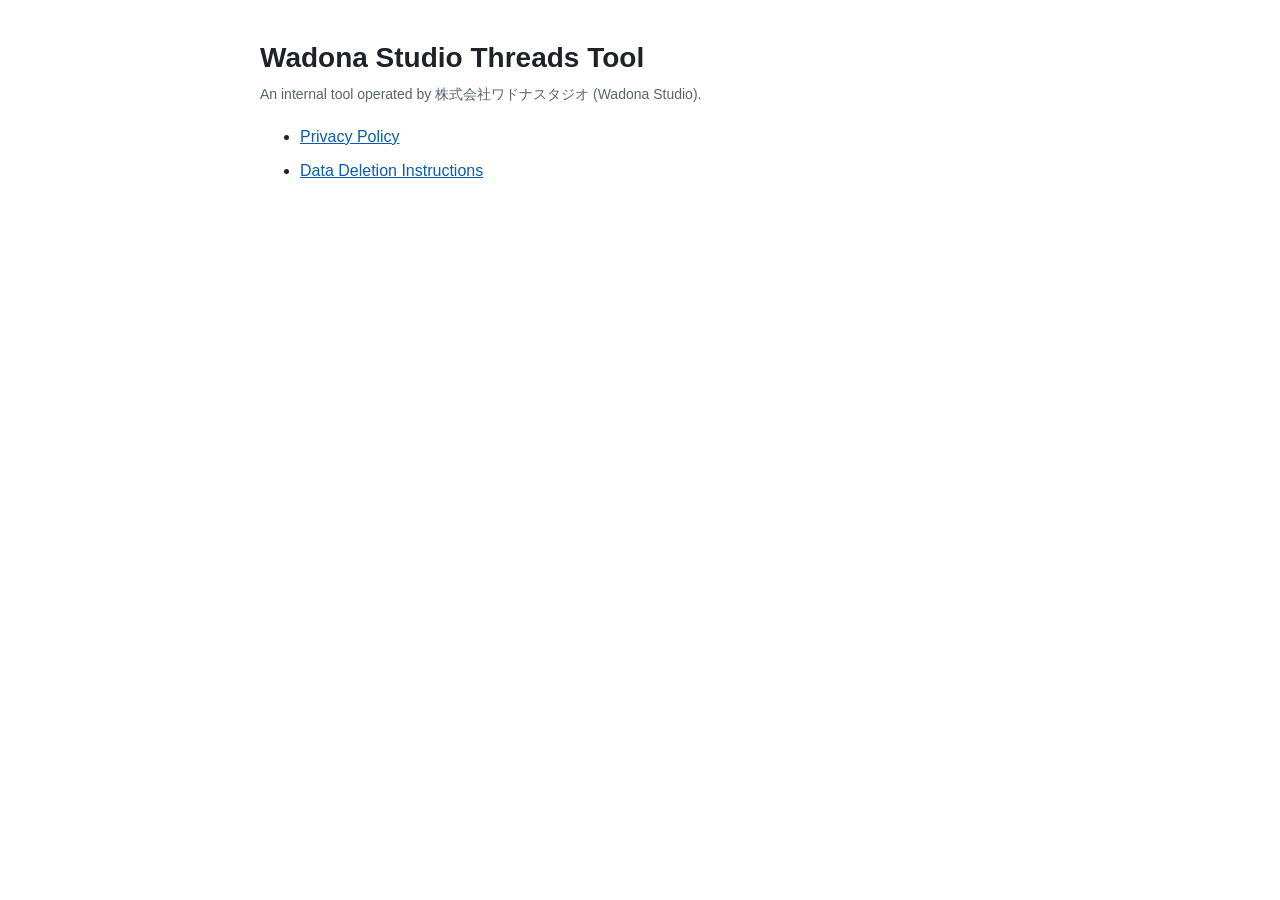
<file: index.html>
<!doctype html><html lang="en"><head><meta charset="utf-8"><meta name="viewport" content="width=device-width,initial-scale=1">
<meta name="robots" content="noindex,nofollow"><title>Wadona Studio Threads Tool</title><link rel="stylesheet" href="style.css"></head>
<body><main><h1>Wadona Studio Threads Tool</h1>
<p class="meta">An internal tool operated by 株式会社ワドナスタジオ (Wadona Studio).</p>
<ul><li><a href="privacy.html">Privacy Policy</a></li><li><a href="data-deletion.html">Data Deletion Instructions</a></li></ul>
</main></body></html>
</file>
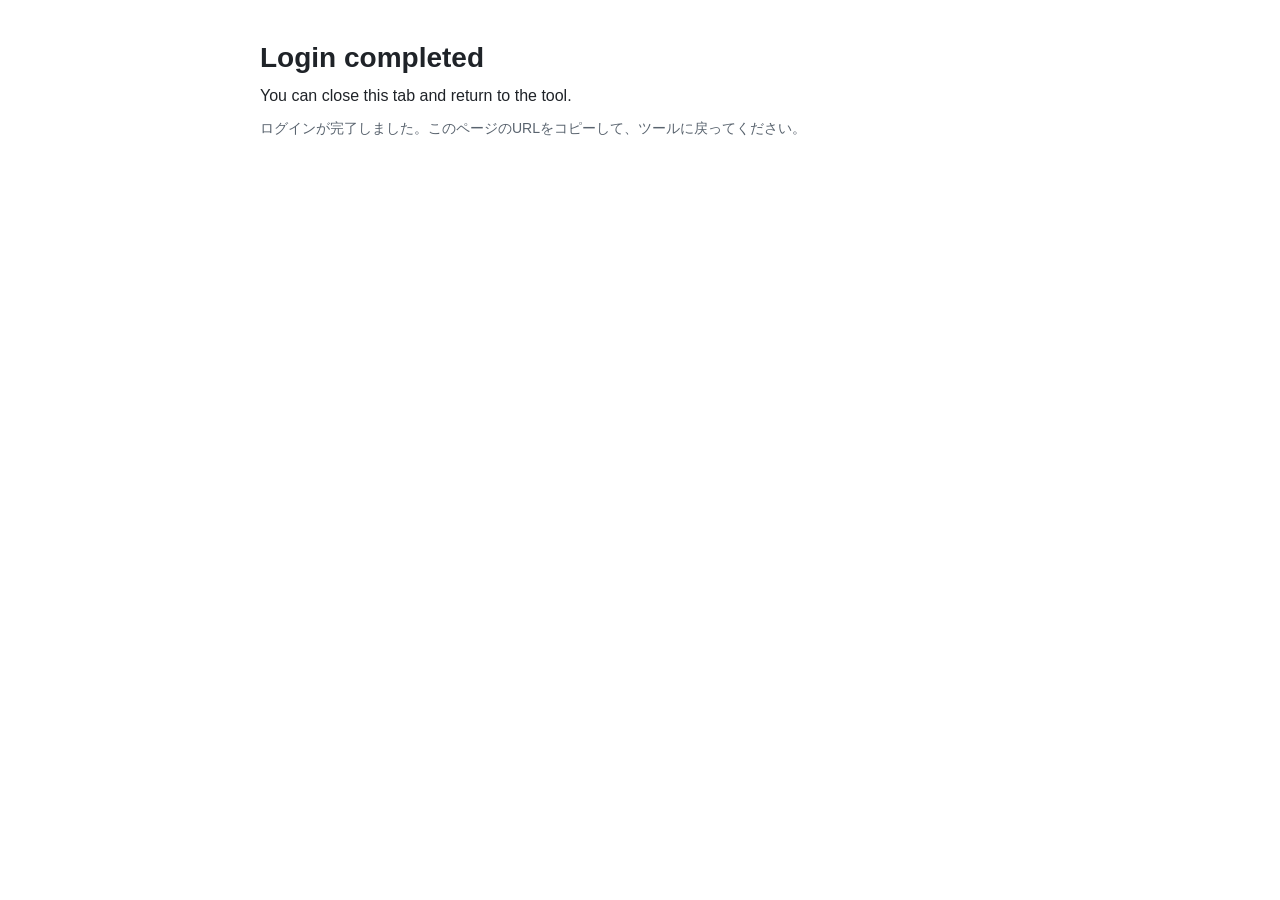
<file: callback.html>
<!doctype html><html lang="en"><head><meta charset="utf-8"><meta name="viewport" content="width=device-width,initial-scale=1">
<meta name="robots" content="noindex,nofollow"><title>Login completed — Wadona Studio Threads Tool</title><link rel="stylesheet" href="style.css"></head>
<body><main><h1>Login completed</h1><p>You can close this tab and return to the tool.</p>
<p class="meta">ログインが完了しました。このページのURLをコピーして、ツールに戻ってください。</p></main></body></html>
</file>
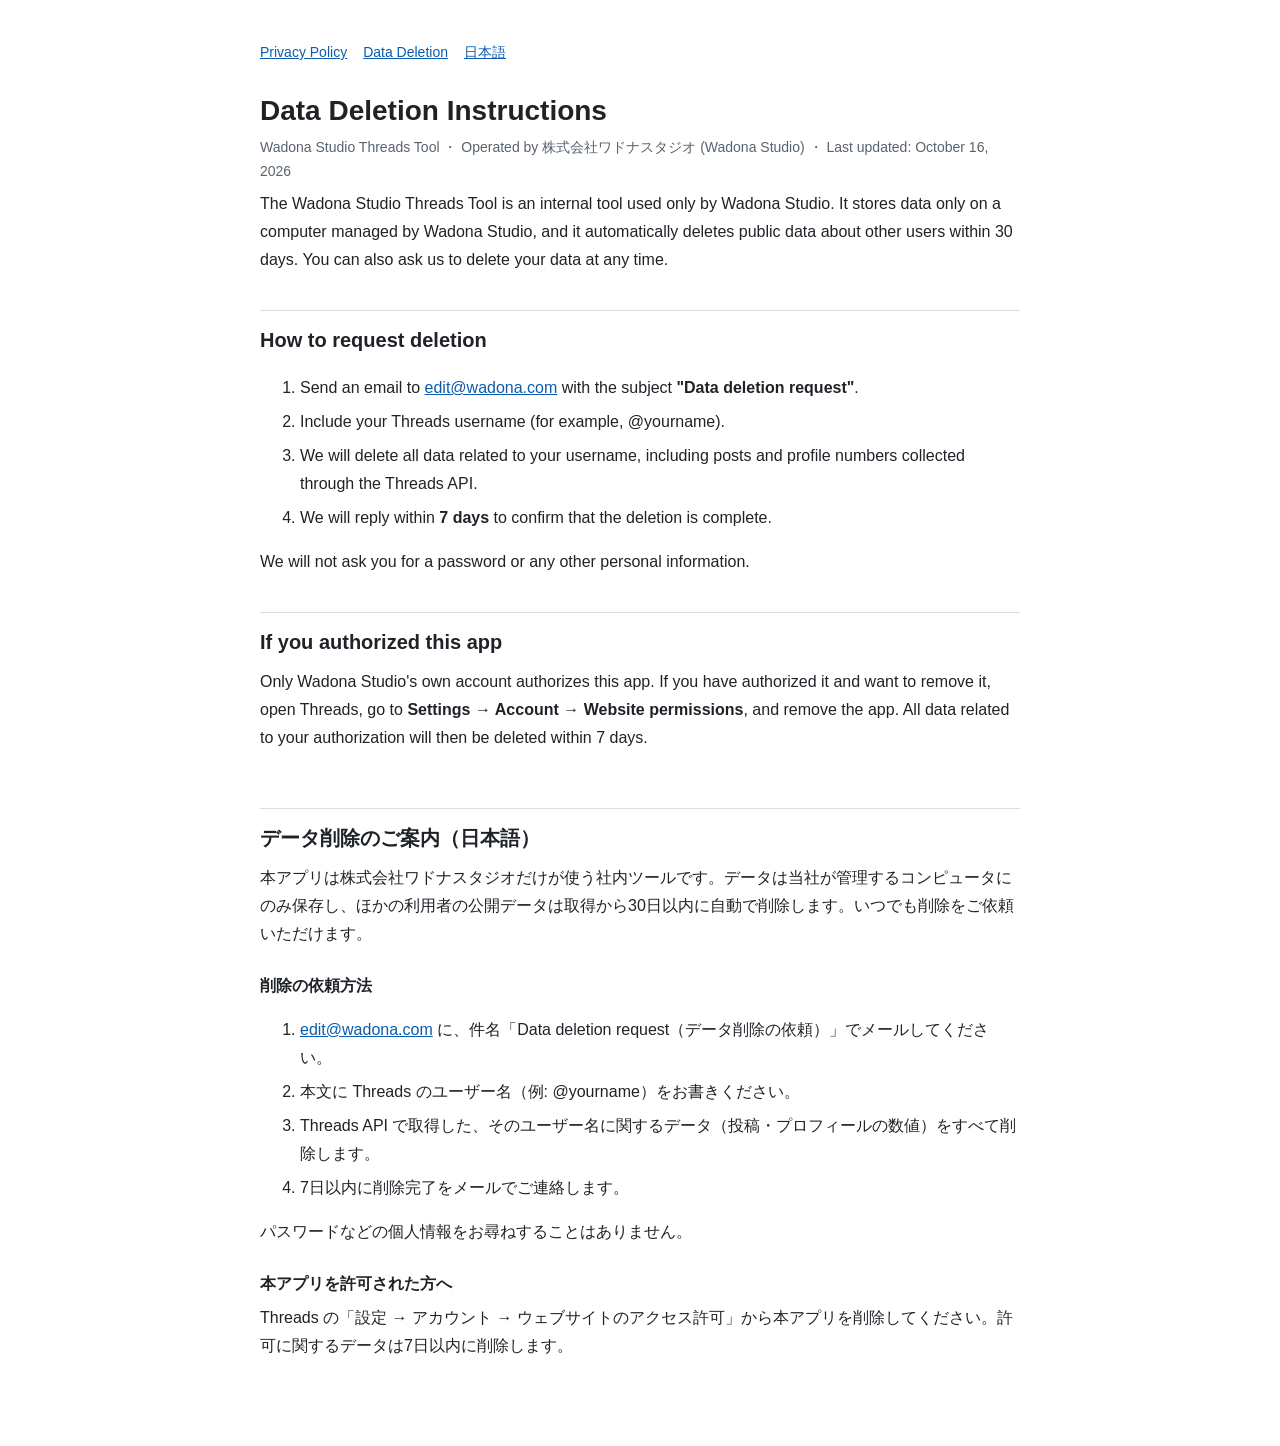
<file: data-deletion.html>
<!doctype html><html lang="en"><head><meta charset="utf-8"><meta name="viewport" content="width=device-width,initial-scale=1">
<meta name="robots" content="noindex,nofollow"><title>Data Deletion Instructions — Wadona Studio Threads Tool</title><link rel="stylesheet" href="style.css"></head>
<body><main>
<nav><a href="privacy.html">Privacy Policy</a><a href="data-deletion.html">Data Deletion</a><a href="#ja">日本語</a></nav>
<h1>Data Deletion Instructions</h1>
<p class="meta">Wadona Studio Threads Tool ・ Operated by 株式会社ワドナスタジオ (Wadona Studio) ・ Last updated: October 16, 2026</p>

<p>The Wadona Studio Threads Tool is an internal tool used only by Wadona Studio. It stores data only on a computer managed by Wadona Studio, and it automatically deletes public data about other users within 30 days. You can also ask us to delete your data at any time.</p>

<h2>How to request deletion</h2>
<ol>
<li>Send an email to <a href="mailto:edit@wadona.com?subject=Data%20deletion%20request">edit@wadona.com</a> with the subject <strong>"Data deletion request"</strong>.</li>
<li>Include your Threads username (for example, @yourname).</li>
<li>We will delete all data related to your username, including posts and profile numbers collected through the Threads API.</li>
<li>We will reply within <strong>7 days</strong> to confirm that the deletion is complete.</li>
</ol>
<p>We will not ask you for a password or any other personal information.</p>

<h2>If you authorized this app</h2>
<p>Only Wadona Studio's own account authorizes this app. If you have authorized it and want to remove it, open Threads, go to <strong>Settings → Account → Website permissions</strong>, and remove the app. All data related to your authorization will then be deleted within 7 days.</p>

<section class="ja" id="ja">
<h2>データ削除のご案内（日本語）</h2>
<p>本アプリは株式会社ワドナスタジオだけが使う社内ツールです。データは当社が管理するコンピュータにのみ保存し、ほかの利用者の公開データは取得から30日以内に自動で削除します。いつでも削除をご依頼いただけます。</p>
<h3>削除の依頼方法</h3>
<ol>
<li><a href="mailto:edit@wadona.com?subject=Data%20deletion%20request">edit@wadona.com</a> に、件名「Data deletion request（データ削除の依頼）」でメールしてください。</li>
<li>本文に Threads のユーザー名（例: @yourname）をお書きください。</li>
<li>Threads API で取得した、そのユーザー名に関するデータ（投稿・プロフィールの数値）をすべて削除します。</li>
<li>7日以内に削除完了をメールでご連絡します。</li>
</ol>
<p>パスワードなどの個人情報をお尋ねすることはありません。</p>
<h3>本アプリを許可された方へ</h3>
<p>Threads の「設定 → アカウント → ウェブサイトのアクセス許可」から本アプリを削除してください。許可に関するデータは7日以内に削除します。</p>
</section>
</main></body></html>
</file>
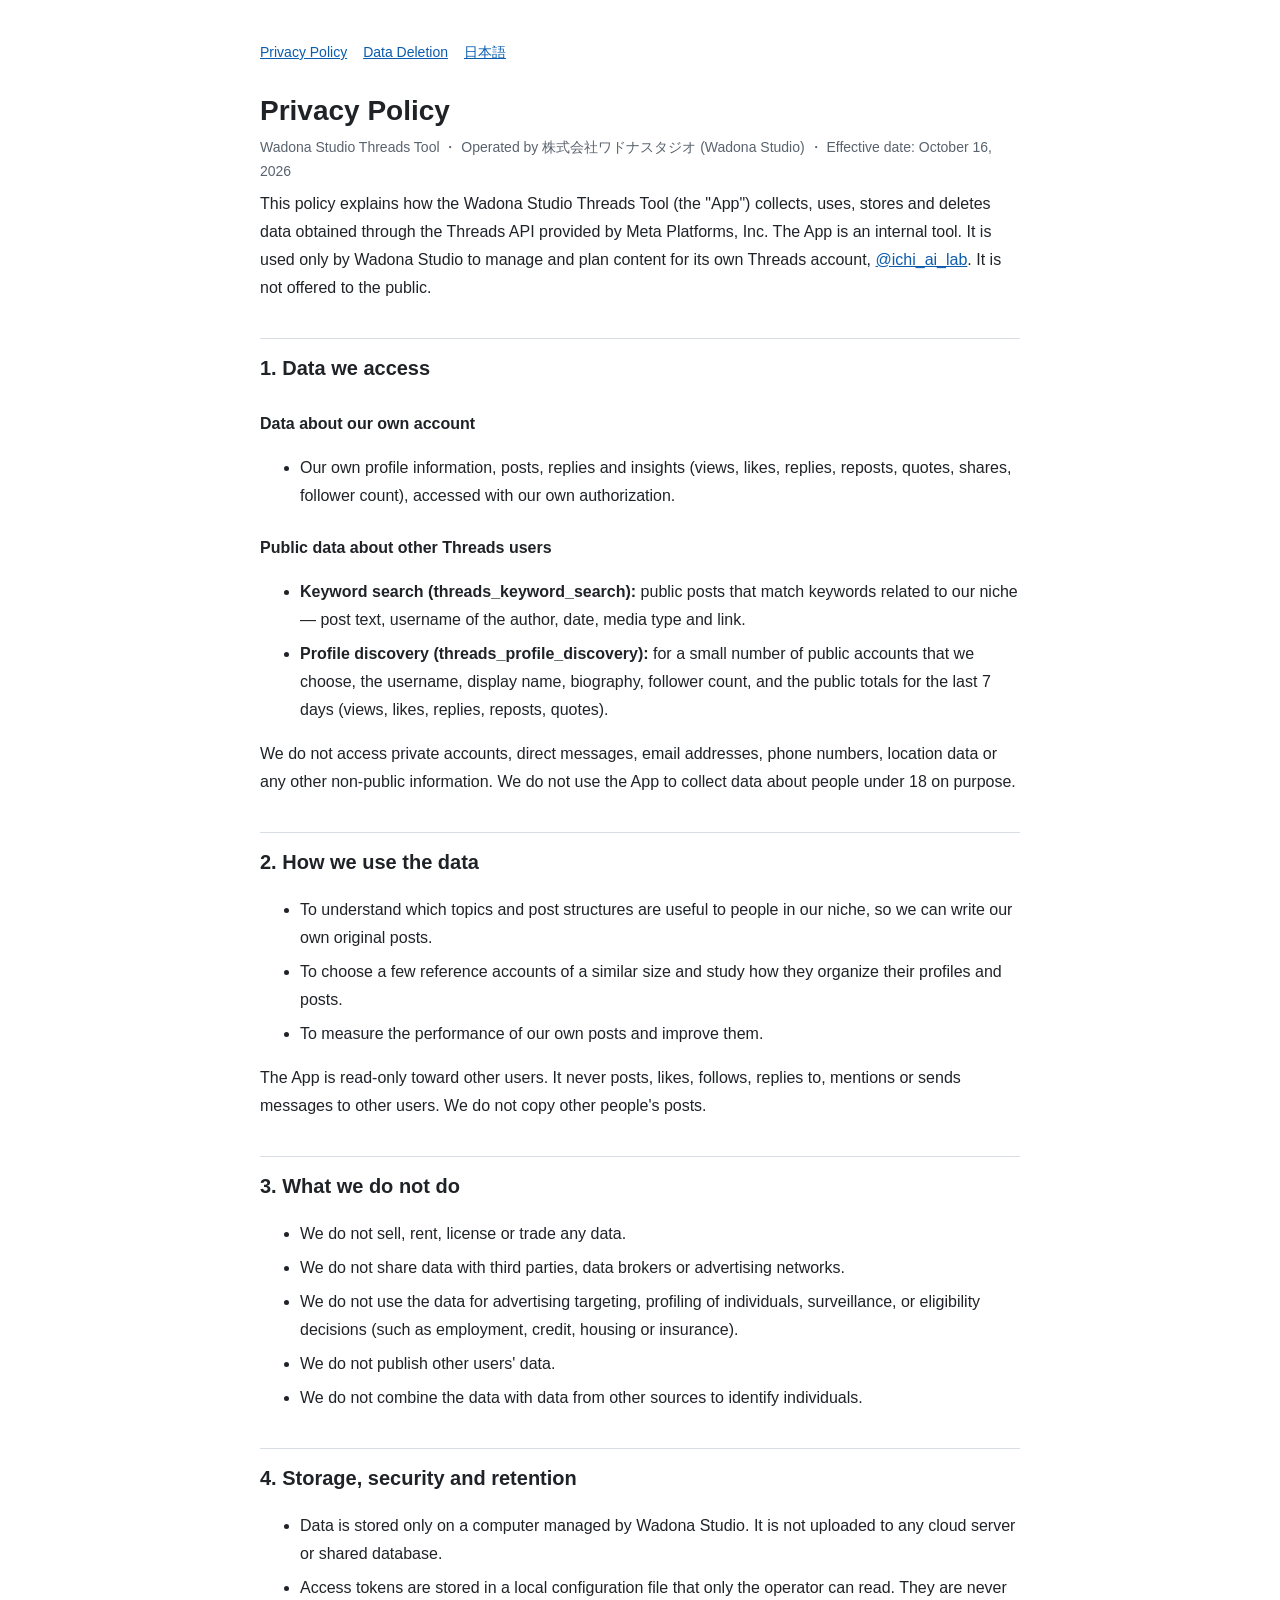
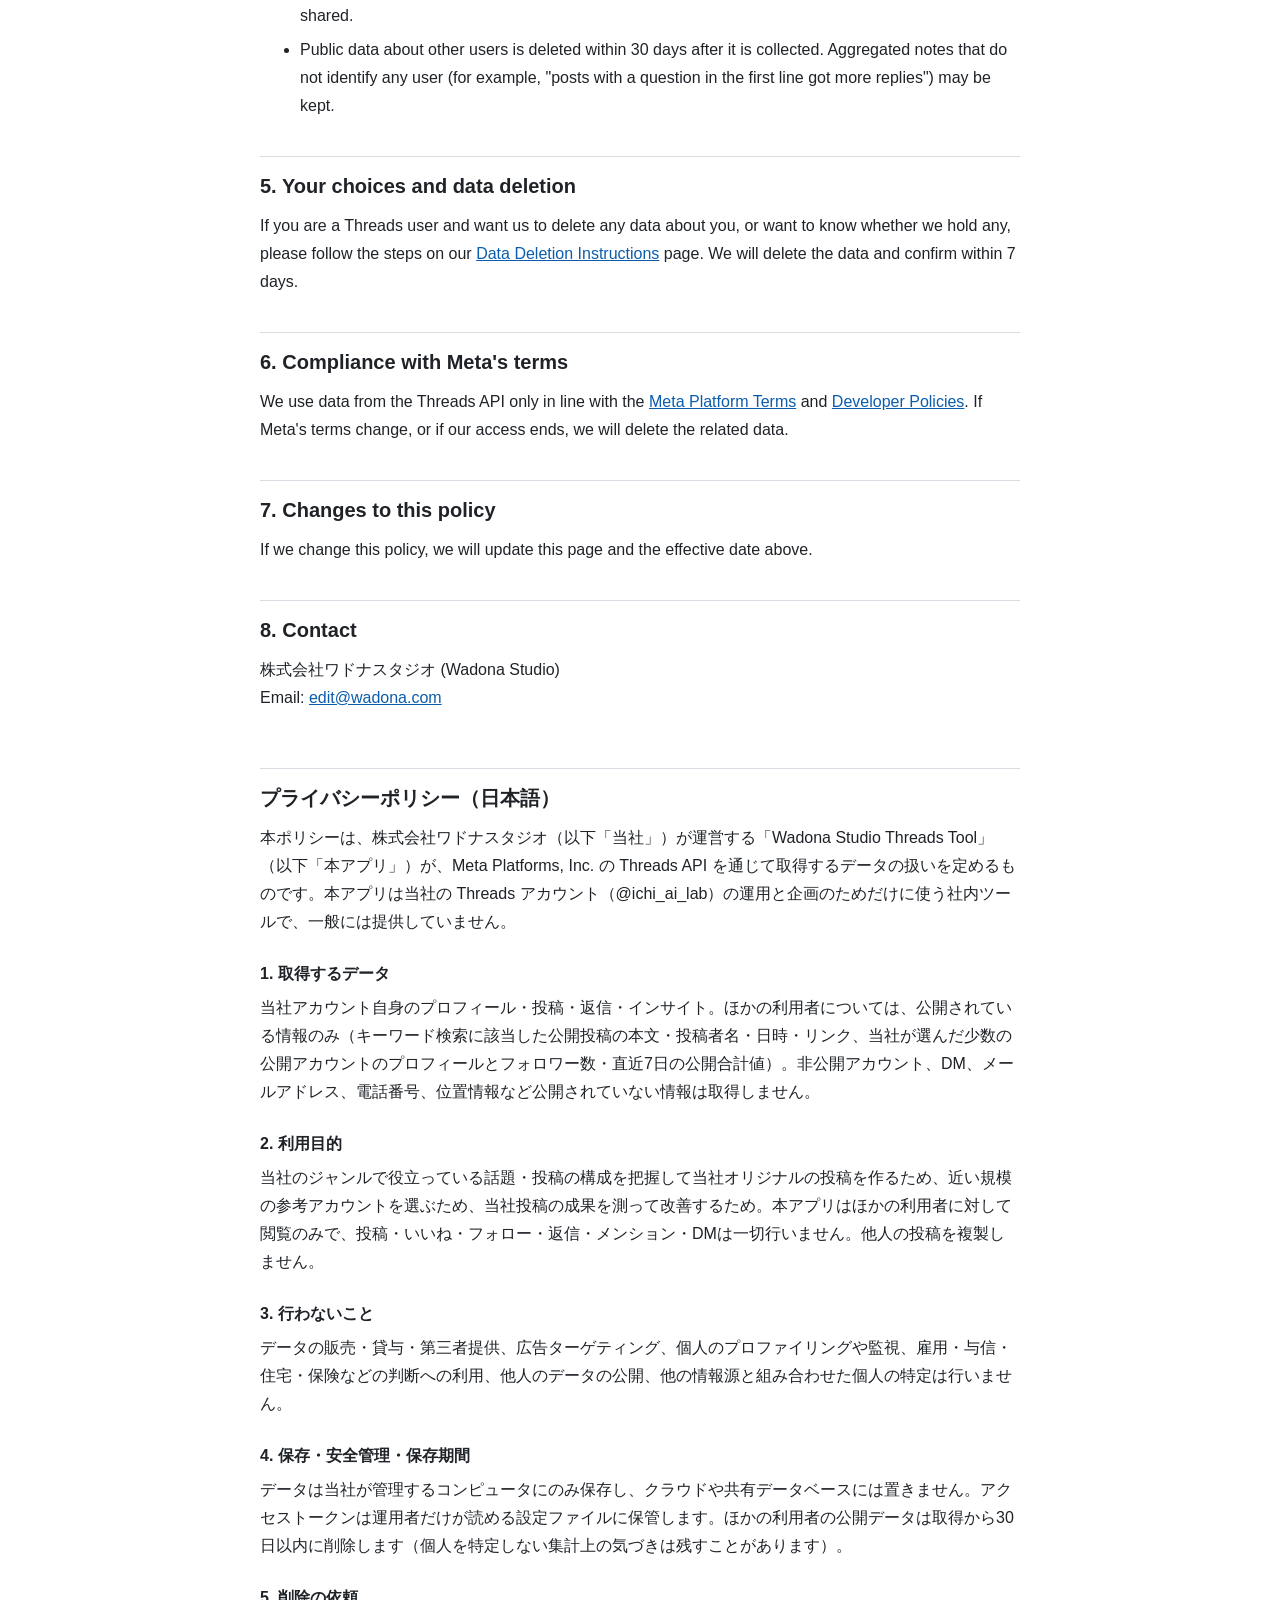
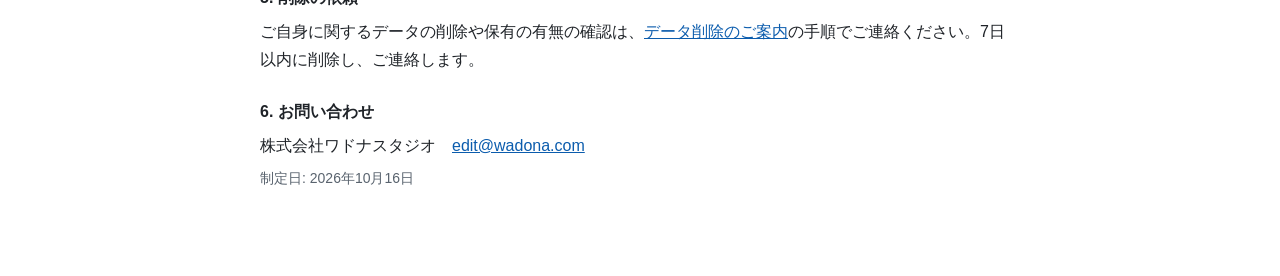
<file: privacy.html>
<!doctype html><html lang="en"><head><meta charset="utf-8"><meta name="viewport" content="width=device-width,initial-scale=1">
<meta name="robots" content="noindex,nofollow"><title>Privacy Policy — Wadona Studio Threads Tool</title><link rel="stylesheet" href="style.css"></head>
<body><main>
<nav><a href="privacy.html">Privacy Policy</a><a href="data-deletion.html">Data Deletion</a><a href="#ja">日本語</a></nav>
<h1>Privacy Policy</h1>
<p class="meta">Wadona Studio Threads Tool ・ Operated by 株式会社ワドナスタジオ (Wadona Studio) ・ Effective date: October 16, 2026</p>

<p>This policy explains how the Wadona Studio Threads Tool (the "App") collects, uses, stores and deletes data obtained through the Threads API provided by Meta Platforms, Inc. The App is an internal tool. It is used only by Wadona Studio to manage and plan content for its own Threads account, <a href="https://www.threads.net/@ichi_ai_lab">@ichi_ai_lab</a>. It is not offered to the public.</p>

<h2>1. Data we access</h2>
<h3>Data about our own account</h3>
<ul><li>Our own profile information, posts, replies and insights (views, likes, replies, reposts, quotes, shares, follower count), accessed with our own authorization.</li></ul>
<h3>Public data about other Threads users</h3>
<ul>
<li><strong>Keyword search (threads_keyword_search):</strong> public posts that match keywords related to our niche — post text, username of the author, date, media type and link.</li>
<li><strong>Profile discovery (threads_profile_discovery):</strong> for a small number of public accounts that we choose, the username, display name, biography, follower count, and the public totals for the last 7 days (views, likes, replies, reposts, quotes).</li>
</ul>
<p>We do not access private accounts, direct messages, email addresses, phone numbers, location data or any other non-public information. We do not use the App to collect data about people under 18 on purpose.</p>

<h2>2. How we use the data</h2>
<ul>
<li>To understand which topics and post structures are useful to people in our niche, so we can write our own original posts.</li>
<li>To choose a few reference accounts of a similar size and study how they organize their profiles and posts.</li>
<li>To measure the performance of our own posts and improve them.</li>
</ul>
<p>The App is read-only toward other users. It never posts, likes, follows, replies to, mentions or sends messages to other users. We do not copy other people's posts.</p>

<h2>3. What we do not do</h2>
<ul>
<li>We do not sell, rent, license or trade any data.</li>
<li>We do not share data with third parties, data brokers or advertising networks.</li>
<li>We do not use the data for advertising targeting, profiling of individuals, surveillance, or eligibility decisions (such as employment, credit, housing or insurance).</li>
<li>We do not publish other users' data.</li>
<li>We do not combine the data with data from other sources to identify individuals.</li>
</ul>

<h2>4. Storage, security and retention</h2>
<ul>
<li>Data is stored only on a computer managed by Wadona Studio. It is not uploaded to any cloud server or shared database.</li>
<li>Access tokens are stored in a local configuration file that only the operator can read. They are never shared.</li>
<li>Public data about other users is deleted within 30 days after it is collected. Aggregated notes that do not identify any user (for example, "posts with a question in the first line got more replies") may be kept.</li>
</ul>

<h2>5. Your choices and data deletion</h2>
<p>If you are a Threads user and want us to delete any data about you, or want to know whether we hold any, please follow the steps on our <a href="data-deletion.html">Data Deletion Instructions</a> page. We will delete the data and confirm within 7 days.</p>

<h2>6. Compliance with Meta's terms</h2>
<p>We use data from the Threads API only in line with the <a href="https://developers.facebook.com/terms/">Meta Platform Terms</a> and <a href="https://developers.facebook.com/devpolicy/">Developer Policies</a>. If Meta's terms change, or if our access ends, we will delete the related data.</p>

<h2>7. Changes to this policy</h2>
<p>If we change this policy, we will update this page and the effective date above.</p>

<h2>8. Contact</h2>
<p>株式会社ワドナスタジオ (Wadona Studio)<br>Email: <a href="mailto:edit@wadona.com">edit@wadona.com</a></p>

<section class="ja" id="ja">
<h2>プライバシーポリシー（日本語）</h2>
<p>本ポリシーは、株式会社ワドナスタジオ（以下「当社」）が運営する「Wadona Studio Threads Tool」（以下「本アプリ」）が、Meta Platforms, Inc. の Threads API を通じて取得するデータの扱いを定めるものです。本アプリは当社の Threads アカウント（@ichi_ai_lab）の運用と企画のためだけに使う社内ツールで、一般には提供していません。</p>
<h3>1. 取得するデータ</h3>
<p>当社アカウント自身のプロフィール・投稿・返信・インサイト。ほかの利用者については、公開されている情報のみ（キーワード検索に該当した公開投稿の本文・投稿者名・日時・リンク、当社が選んだ少数の公開アカウントのプロフィールとフォロワー数・直近7日の公開合計値）。非公開アカウント、DM、メールアドレス、電話番号、位置情報など公開されていない情報は取得しません。</p>
<h3>2. 利用目的</h3>
<p>当社のジャンルで役立っている話題・投稿の構成を把握して当社オリジナルの投稿を作るため、近い規模の参考アカウントを選ぶため、当社投稿の成果を測って改善するため。本アプリはほかの利用者に対して閲覧のみで、投稿・いいね・フォロー・返信・メンション・DMは一切行いません。他人の投稿を複製しません。</p>
<h3>3. 行わないこと</h3>
<p>データの販売・貸与・第三者提供、広告ターゲティング、個人のプロファイリングや監視、雇用・与信・住宅・保険などの判断への利用、他人のデータの公開、他の情報源と組み合わせた個人の特定は行いません。</p>
<h3>4. 保存・安全管理・保存期間</h3>
<p>データは当社が管理するコンピュータにのみ保存し、クラウドや共有データベースには置きません。アクセストークンは運用者だけが読める設定ファイルに保管します。ほかの利用者の公開データは取得から30日以内に削除します（個人を特定しない集計上の気づきは残すことがあります）。</p>
<h3>5. 削除の依頼</h3>
<p>ご自身に関するデータの削除や保有の有無の確認は、<a href="data-deletion.html">データ削除のご案内</a>の手順でご連絡ください。7日以内に削除し、ご連絡します。</p>
<h3>6. お問い合わせ</h3>
<p>株式会社ワドナスタジオ　<a href="mailto:edit@wadona.com">edit@wadona.com</a></p>
<p class="meta">制定日: 2026年10月16日</p>
</section>
</main></body></html>
</file>
<file: style.css>
:root{--fg:#1f2328;--muted:#59636e;--line:#d8dee4;--bg:#fff;--link:#0b5cad}
@media (prefers-color-scheme:dark){:root{--fg:#e6edf3;--muted:#9da7b3;--line:#30363d;--bg:#0d1117;--link:#58a6ff}}
body{margin:0;background:var(--bg);color:var(--fg);font:16px/1.75 -apple-system,"Hiragino Sans","Segoe UI",sans-serif}
main{max-width:760px;margin:0 auto;padding:40px 16px 80px}
h1{font-size:28px;line-height:1.3;margin:0 0 4px}h2{font-size:20px;margin:36px 0 8px;padding-top:12px;border-top:1px solid var(--line)}
h3{font-size:16px;margin:24px 0 4px}p,li{margin:6px 0}.meta{color:var(--muted);font-size:14px}a{color:var(--link)}
nav{font-size:14px;margin-bottom:28px}nav a{margin-right:16px}.ja{margin-top:56px}
</file>
